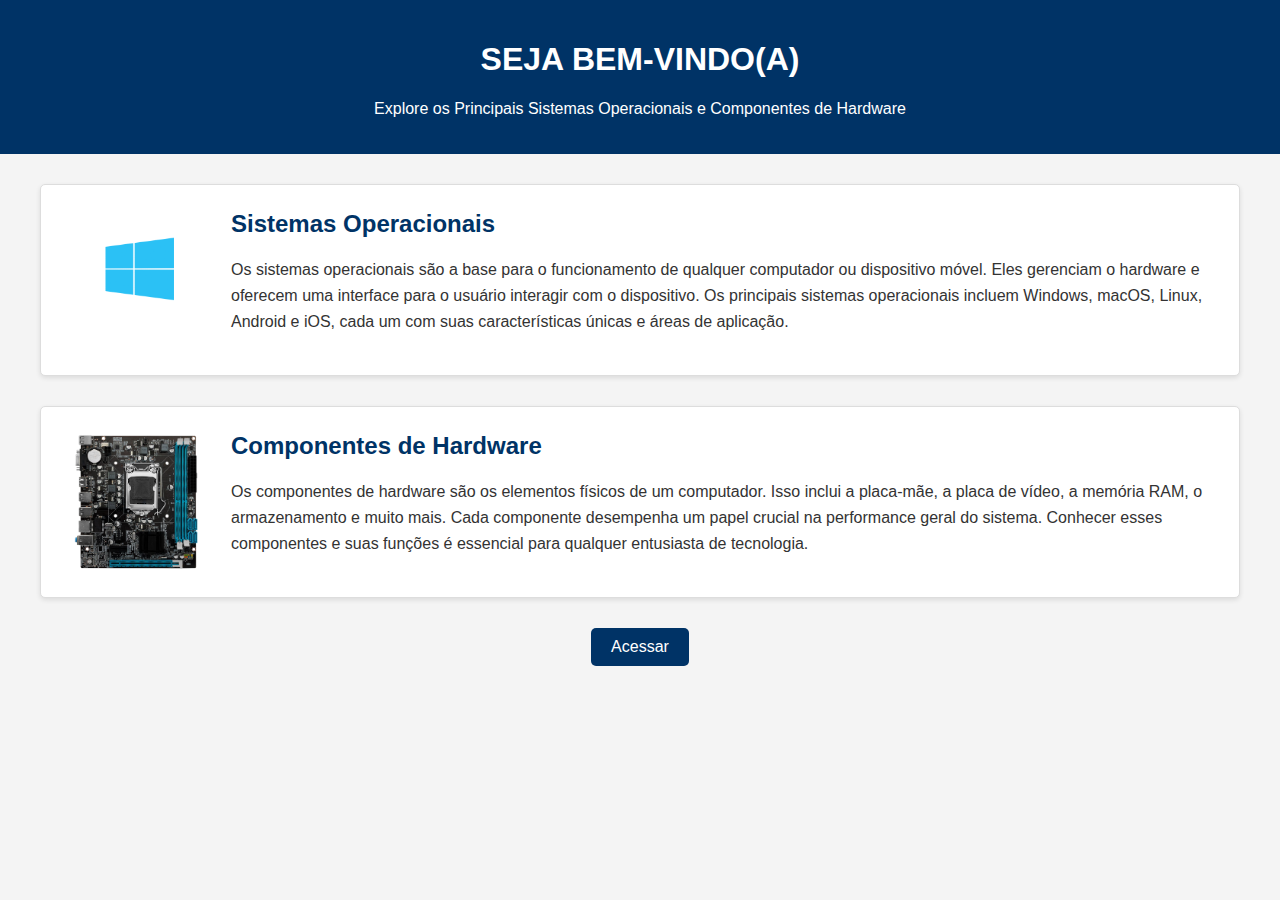
<file: index.html>
<!DOCTYPE html>
<html lang="pt-BR">
<head>
    <meta charset="UTF-8">
    <meta name="viewport" content="width=device-width, initial-scale=1.0">
    <meta http-equiv="X-UA-Compatible" content="IE=edge">
    <title>HOME | EDITH</title>
    <link rel="stylesheet" href="styles2.css">
</head>
<body>
    <header>
        <h1>SEJA BEM-VINDO(A)</h1>
        <p>Explore os Principais Sistemas Operacionais e Componentes de Hardware</p>
    </header>
    <section class="container">
        <div class="section">
            <img src="src/windows.png" alt="Sistemas Operacionais">
            <div>
                <h2>Sistemas Operacionais</h2>
                <p>Os sistemas operacionais são a base para o funcionamento de qualquer computador ou dispositivo móvel. Eles gerenciam o hardware e oferecem uma interface para o usuário interagir com o dispositivo. Os principais sistemas operacionais incluem Windows, macOS, Linux, Android e iOS, cada um com suas características únicas e áreas de aplicação.</p>
            </div>
        </div>

        <div class="section">
            <img src="src/placamae.png" alt="Componentes de Hardware">
            <div>
                <h2>Componentes de Hardware</h2>
                <p>Os componentes de hardware são os elementos físicos de um computador. Isso inclui a placa-mãe, a placa de vídeo, a memória RAM, o armazenamento e muito mais. Cada componente desempenha um papel crucial na performance geral do sistema. Conhecer esses componentes e suas funções é essencial para qualquer entusiasta de tecnologia.</p>
            </div>
        </div>

        <div class="buttons">
            <a href="index2.html">Acessar</a>
        </div>
    </section>
</body>
</html>
</file>
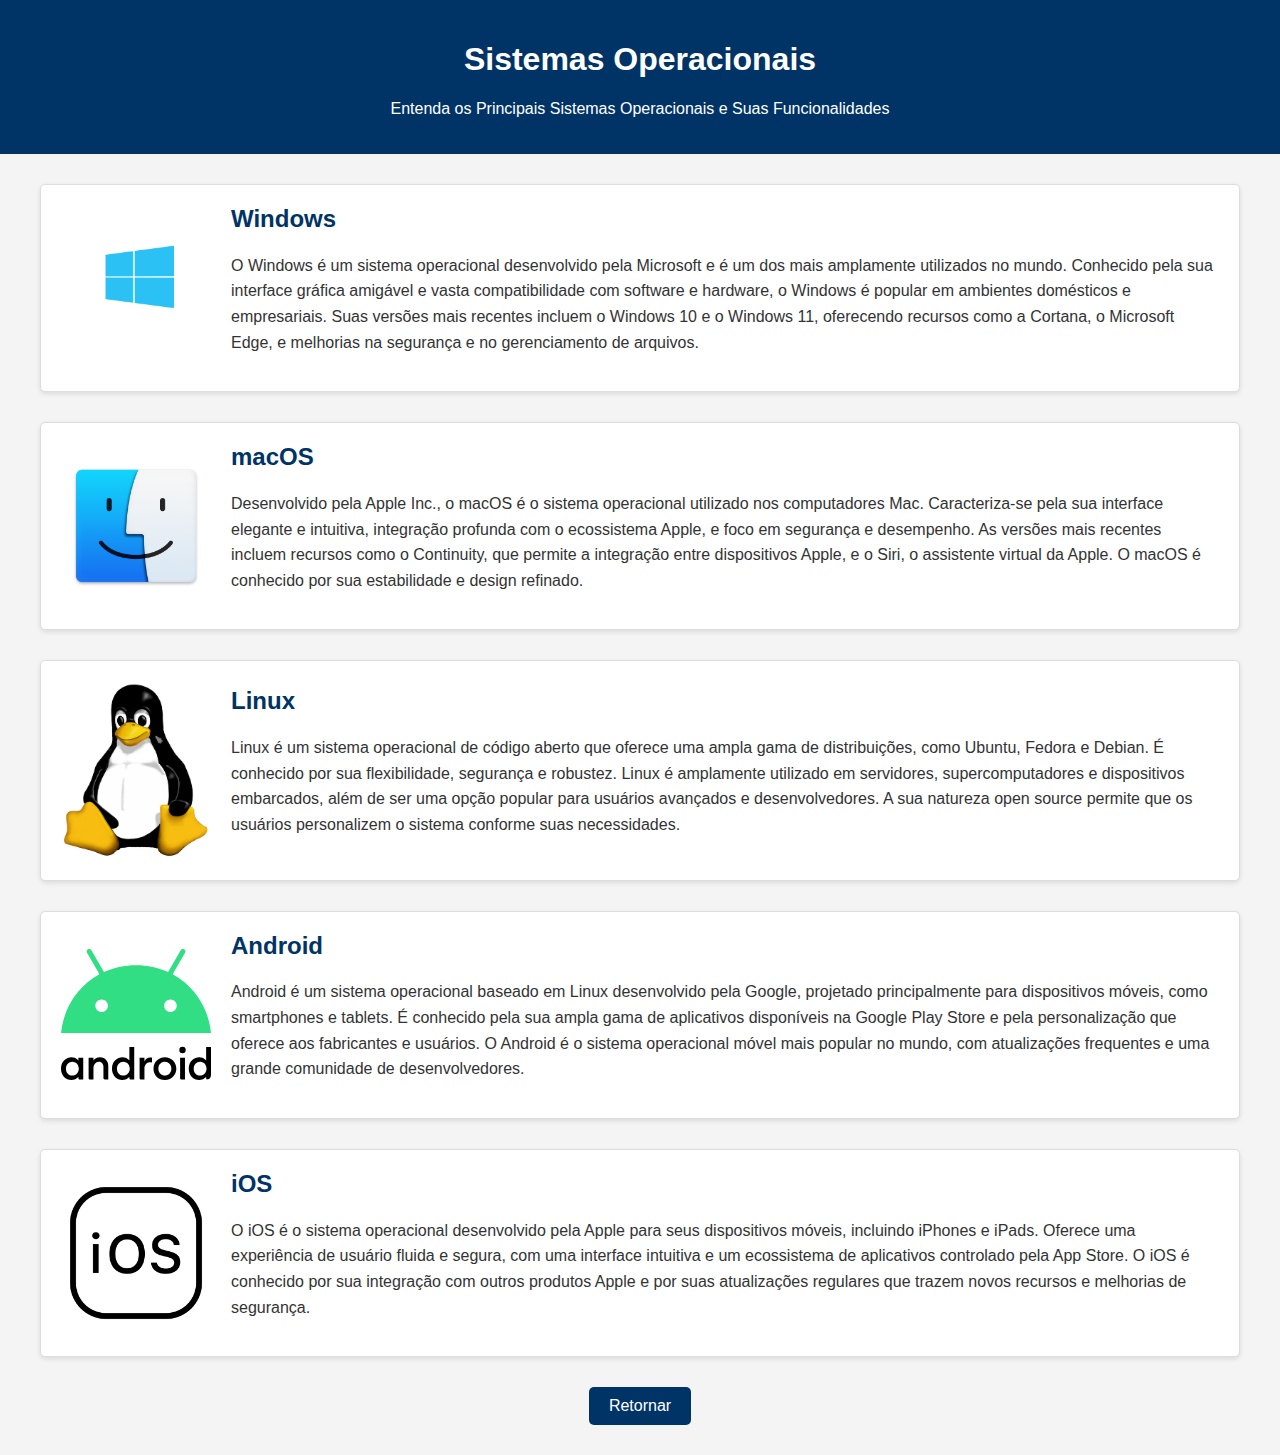
<file: index3.html>
<!DOCTYPE html>
<html lang="pt-BR">
<head>
    <meta charset="UTF-8">
    <meta name="viewport" content="width=device-width, initial-scale=1.0">
    <meta http-equiv="X-UA-Compatible" content="IE=edge">
    <title>SISTEMAS OPERACIONAIS | EDITH</title>
    <link rel="stylesheet" href="styles.css">
</head>
<body>

    <header>
        <h1>Sistemas Operacionais</h1>
        <p>Entenda os Principais Sistemas Operacionais e Suas Funcionalidades</p>
    </header>

    <section class="container">
        <div class="content">
            <img src="src/windows.png" alt="Windows">
            <div>
                <h2>Windows</h2>
                <p>O Windows é um sistema operacional desenvolvido pela Microsoft e é um dos mais amplamente utilizados no mundo. Conhecido pela sua interface gráfica amigável e vasta compatibilidade com software e hardware, o Windows é popular em ambientes domésticos e empresariais. Suas versões mais recentes incluem o Windows 10 e o Windows 11, oferecendo recursos como a Cortana, o Microsoft Edge, e melhorias na segurança e no gerenciamento de arquivos.</p>
            </div>
        </div>

        <div class="content">
            <img src="src/macos.png" alt="macOS">
            <div>
                <h2>macOS</h2>
                <p>Desenvolvido pela Apple Inc., o macOS é o sistema operacional utilizado nos computadores Mac. Caracteriza-se pela sua interface elegante e intuitiva, integração profunda com o ecossistema Apple, e foco em segurança e desempenho. As versões mais recentes incluem recursos como o Continuity, que permite a integração entre dispositivos Apple, e o Siri, o assistente virtual da Apple. O macOS é conhecido por sua estabilidade e design refinado.</p>
            </div>
        </div>

        <div class="content">
            <img src="src/linux.jpg" alt="Linux">
            <div>
                <h2>Linux</h2>
                <p>Linux é um sistema operacional de código aberto que oferece uma ampla gama de distribuições, como Ubuntu, Fedora e Debian. É conhecido por sua flexibilidade, segurança e robustez. Linux é amplamente utilizado em servidores, supercomputadores e dispositivos embarcados, além de ser uma opção popular para usuários avançados e desenvolvedores. A sua natureza open source permite que os usuários personalizem o sistema conforme suas necessidades.</p>
            </div>
        </div>

        <div class="content">
            <img src="src/android.svg" alt="Android">
            <div>
                <h2>Android</h2>
                <p>Android é um sistema operacional baseado em Linux desenvolvido pela Google, projetado principalmente para dispositivos móveis, como smartphones e tablets. É conhecido pela sua ampla gama de aplicativos disponíveis na Google Play Store e pela personalização que oferece aos fabricantes e usuários. O Android é o sistema operacional móvel mais popular no mundo, com atualizações frequentes e uma grande comunidade de desenvolvedores.</p>
            </div>
        </div>

        <div class="content">
            <img src="src/ios.png" alt="iOS">
            <div>
                <h2>iOS</h2>
                <p>O iOS é o sistema operacional desenvolvido pela Apple para seus dispositivos móveis, incluindo iPhones e iPads. Oferece uma experiência de usuário fluida e segura, com uma interface intuitiva e um ecossistema de aplicativos controlado pela App Store. O iOS é conhecido por sua integração com outros produtos Apple e por suas atualizações regulares que trazem novos recursos e melhorias de segurança.</p>
            </div>
        </div>

        <div class="buttons">
            <a href="index2.html">Retornar</a>
        </div>

    </section>
</body>
</html>
</file>
<file: styles2.css>
body {
    font-family: Arial, sans-serif;
    margin: 0;
    padding: 0;
    background-color: #f4f4f4;
}

header {
    background-color: #003366;
    color: white;
    padding: 20px;
    text-align: center;
}

.container {
    max-width: 1200px;
    margin: 30px auto;
    padding: 0 20px;
}

.section {
    background-color: white;
    border: 1px solid #ddd;
    border-radius: 5px;
    box-shadow: 0 2px 5px rgba(0, 0, 0, 0.1);
    padding: 20px;
    margin-bottom: 30px;
    display: flex;
    align-items: center;
    gap: 20px;
}

.section img {
    width: 150px; /* Ajuste o tamanho da imagem conforme necessário */
    height: auto;
    border-radius: 5px;
}

.section h2 {
    color: #003366;
    margin-top: 0;
}

.section p {
    line-height: 1.6;
    color: #333;
}

.buttons {
    text-align: center;
    margin: 30px 0;
}

.buttons a {
    display: inline-block;
    text-decoration: none;
    padding: 10px 20px;
    font-size: 16px;
    color: white;
    background-color: #003366;
    border-radius: 5px;
    transition: background-color 0.3s ease;
}

.buttons a:hover {
    background-color: #002244;
}

footer {
    background-color: #003366;
    color: white;
    text-align: center;
    padding: 20px;
    margin-top: 30px;
}
</file>
<file: styles.css>
body {
    font-family: Arial, sans-serif;
    margin: 0;
    padding: 0;
    background-color: #f4f4f4;
}

header {
    background-color: #003366;
    color: white;
    padding: 20px;
    text-align: center;
}

.container {
    max-width: 1200px;
    margin: 30px auto;
    padding: 0 20px;
}

.content {
    background-color: white;
    border: 1px solid #ddd;
    border-radius: 5px;
    box-shadow: 0 2px 5px rgba(0, 0, 0, 0.1);
    padding: 20px;
    margin-bottom: 30px;
    display: flex;
    align-items: center;
    gap: 20px;
}

.content img {
    width: 150px;
    height: auto;
    border-radius: 5px;
}

.content h2 {
    color: #003366;
    margin-top: 0;
}

.content p {
    line-height: 1.6;
    color: #333;
}

.buttons {
    text-align: center;
    margin: 30px 0;
}

.buttons a {
    display: inline-block;
    text-decoration: none;
    padding: 10px 20px;
    margin: 0 10px;
    font-size: 16px;
    color: white;
    background-color: #003366;
    border-radius: 5px;
    transition: background-color 0.3s ease;
}

.buttons a:hover {
    background-color: #002244;
}

footer {
    background-color: #003366;
    color: white;
    text-align: center;
    padding: 20px;
    margin-top: 30px;
}
</file>
